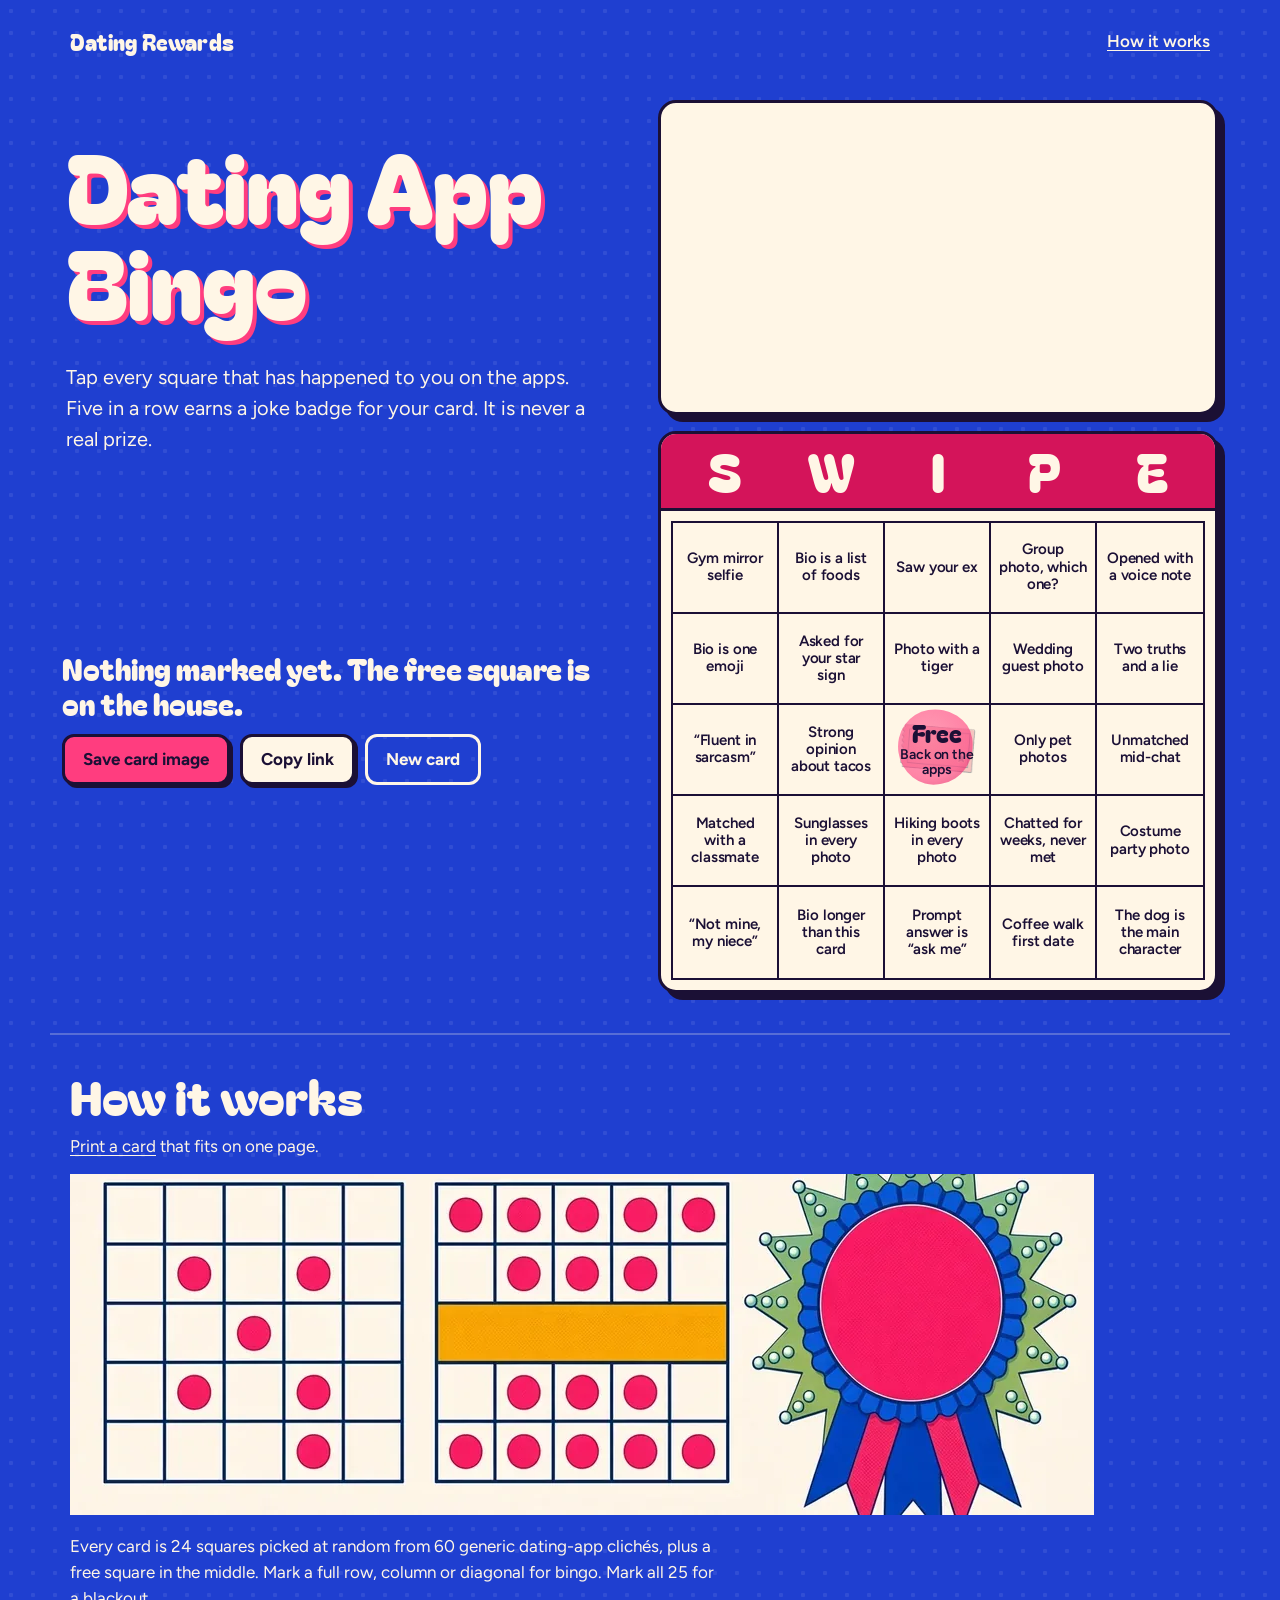
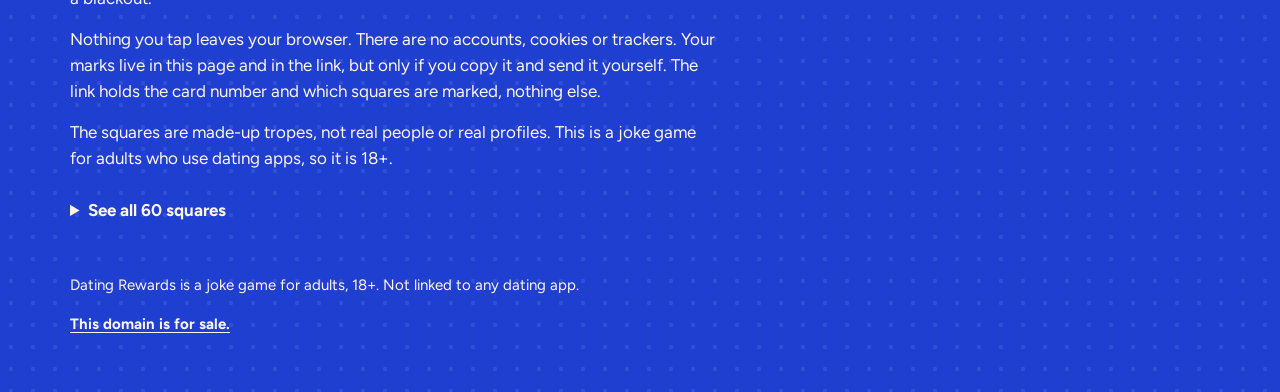
<file: docs/index.html>
<!doctype html>
<html lang="en">
<head>
<meta charset="utf-8">
<meta name="viewport" content="width=device-width, initial-scale=1">
<link rel="canonical" href="https://datingrewards.com/">
<meta property="og:url" content="https://datingrewards.com/">
<title>Dating App Bingo</title>
<meta name="description" content="A fresh bingo card of dating-app clichés. Tap what has happened to you, get five in a row, save the card.">
<meta property="og:title" content="Dating App Bingo">
<meta property="og:description" content="Tap what has happened to you. Five in a row earns a joke badge, not a real prize.">
<meta property="og:image" content="https://datingrewards.com/og.jpg">
<meta property="og:image:width" content="1200">
<meta property="og:image:height" content="630">
<meta property="og:image:alt" content="A five-by-five grid of empty rounded squares in pink, lime and yellow with some daubed, a big star in the centre square and a bingo dauber.">
<meta property="og:type" content="website">
<meta name="theme-color" content="#1f3fd0">
<link rel="preload" href="fonts/bagel.woff2" as="font" type="font/woff2" crossorigin>
<link rel="preload" href="fonts/figtree.woff2" as="font" type="font/woff2" crossorigin>
<link rel="preload" as="image" type="image/webp" href="img/hero-phone-800.webp" imagesrcset="img/hero-phone-640.webp 640w, img/hero-phone-800.webp 800w, img/hero-phone-960.webp 960w, img/hero-phone-1200.webp 1200w" imagesizes="(min-width: 960px) 560px, calc(100vw - 24px)" media="(max-width: 959px)" fetchpriority="high">
<link rel="preload" as="image" type="image/webp" href="img/hero-1280.webp" imagesrcset="img/hero-960.webp 960w, img/hero-1280.webp 1280w, img/hero-1600.webp 1600w" imagesizes="(min-width: 960px) 560px, calc(100vw - 24px)" media="(min-width: 960px)">
<link rel="stylesheet" href="style.css">
<script type="application/ld+json">{"@context":"https://schema.org","@type":"WebApplication","name":"Dating App Bingo","url":"https://datingrewards.com/","description":"A fresh bingo card of dating-app clichés. Tap what has happened to you, get five in a row, save the card.","applicationCategory":"EntertainmentApplication","operatingSystem":"Any","browserRequirements":"Requires JavaScript","isAccessibleForFree":true,"offers":{"@type":"Offer","price":"0","priceCurrency":"USD"}}</script>
<link rel="icon" href="data:image/svg+xml,%3Csvg xmlns='http://www.w3.org/2000/svg' viewBox='0 0 32 32'%3E%3Ccircle cx='16' cy='16' r='14' fill='%23ff3d7f'/%3E%3C/svg%3E">
</head>
<body>
<header class="top">
  <a class="brand" href="./">Dating Rewards</a>
  <a class="toplink" href="#about">How it works</a>
</header>
<main class="play" id="play" data-seed="20261125">
  <div class="intro">
    <h1>Dating App Bingo</h1>
    <p class="lede">Tap every square that has happened to you on the apps. Five in a row earns a joke badge for your card. It is never a real prize.</p>
  </div>
  <div class="stage">
  <picture class="hero">
    <source media="(max-width: 959px)" type="image/webp" srcset="img/hero-phone-640.webp 640w, img/hero-phone-800.webp 800w, img/hero-phone-960.webp 960w, img/hero-phone-1200.webp 1200w" sizes="(min-width: 960px) 560px, (min-width: 600px) calc(100vw - 24px), 115vw" width="1200" height="900">
    <img class="hero-art" src="img/hero-1280.webp" srcset="img/hero-960.webp 960w, img/hero-1280.webp 1280w, img/hero-1600.webp 1600w" sizes="(min-width: 960px) 560px, calc(100vw - 24px)" width="1600" height="900" alt="A retro carnival prize booth whose prizes are dating-app clichés: a fish, a tiger, a summit flag." fetchpriority="high" decoding="async">
  </picture>
  <div class="card" id="card" data-impeccable-ignore="hard-offset-shadow">
    <div class="letters" aria-hidden="true"><span>S</span><span>W</span><span>I</span><span>P</span><span>E</span><img class="tier-badge" id="tier-badge" width="160" height="160" alt="" decoding="async"><p class="stamp" id="stamp">Bingo!</p></div>
    <div class="cells" id="cells" role="group" aria-label="Bingo card, 25 squares">
      <button type="button" class="cell" data-i="0" aria-pressed="false"><span class="tx">Photo with a guitar</span></button>
      <button type="button" class="cell" data-i="1" aria-pressed="false"><span class="tx">“Let’s grab a drink sometime”</span></button>
      <button type="button" class="cell" data-i="2" aria-pressed="false"><span class="tx">The dog is the main character</span></button>
      <button type="button" class="cell" data-i="3" aria-pressed="false"><span class="tx">Prompt answer is “ask me”</span></button>
      <button type="button" class="cell" data-i="4" aria-pressed="false"><span class="tx">“Will steal your fries”</span></button>
      <button type="button" class="cell" data-i="5" aria-pressed="false"><span class="tx">Boat photo, not their boat</span></button>
      <button type="button" class="cell" data-i="6" aria-pressed="false"><span class="tx">Opened with a voice note</span></button>
      <button type="button" class="cell" data-i="7" aria-pressed="false"><span class="tx">Saw a coworker</span></button>
      <button type="button" class="cell" data-i="8" aria-pressed="false"><span class="tx">Mountain summit photo</span></button>
      <button type="button" class="cell" data-i="9" aria-pressed="false"><span class="tx">Matched, never said a word</span></button>
      <button type="button" class="cell" data-i="10" aria-pressed="false"><span class="tx">Blurry photo from 2016</span></button>
      <button type="button" class="cell" data-i="11" aria-pressed="false"><span class="tx">Ghosted after “haha”</span></button>
      <button type="button" class="cell free is-on" data-i="12" aria-pressed="true" disabled><img class="free-ticket" src="img/ticket.webp" width="400" height="400" alt="" decoding="async" loading="lazy"><span class="ft">Free</span><span class="tx">Back on the apps</span></button>
      <button type="button" class="cell" data-i="13" aria-pressed="false"><span class="tx">Two truths and a lie</span></button>
      <button type="button" class="cell" data-i="14" aria-pressed="false"><span class="tx">“Work hard, play hard”</span></button>
      <button type="button" class="cell" data-i="15" aria-pressed="false"><span class="tx">Pineapple pizza debate</span></button>
      <button type="button" class="cell" data-i="16" aria-pressed="false"><span class="tx">Daily “gm” texts, then gone</span></button>
      <button type="button" class="cell" data-i="17" aria-pressed="false"><span class="tx">“Not mine, my niece”</span></button>
      <button type="button" class="cell" data-i="18" aria-pressed="false"><span class="tx">Costume party photo</span></button>
      <button type="button" class="cell" data-i="19" aria-pressed="false"><span class="tx">Opened with a pun</span></button>
      <button type="button" class="cell" data-i="20" aria-pressed="false"><span class="tx">Quotes a sitcom</span></button>
      <button type="button" class="cell" data-i="21" aria-pressed="false"><span class="tx">Saw your ex</span></button>
      <button type="button" class="cell" data-i="22" aria-pressed="false"><span class="tx">A friend wrote the bio</span></button>
      <button type="button" class="cell" data-i="23" aria-pressed="false"><span class="tx">Date got moved twice</span></button>
      <button type="button" class="cell" data-i="24" aria-pressed="false"><span class="tx">Whole chat is “hey”</span></button>
    </div>
  </div>
  </div>
  <div class="side">
    <p class="status" id="status" aria-live="polite">Nothing marked yet. The free square is on the house.</p>
    <div class="reward" id="reward" data-impeccable-ignore="hard-offset-shadow" hidden>
      <p class="r-kicker">Bingo! Joke badge unlocked</p>
      <p class="r-title" id="r-title"></p>
      <p class="r-prize" id="r-prize"></p>
      <p class="r-small">Badges are jokes for your card image. There are no real prizes, payments or giveaways.</p>
    </div>
    <div class="actions">
      <button type="button" class="btn hot" id="save">Save card image</button>
      <button type="button" class="btn" id="copy">Copy link</button>
      <button type="button" class="btn ghost" id="new">New card</button>
    </div>
    <p class="msg" id="msg" aria-live="polite"></p>
    <noscript><p class="msg">Marking squares needs JavaScript. Here is today's card to read.</p></noscript>
  </div>
</main>
<section class="about" id="about" aria-labelledby="about-h">
  <h2 id="about-h">How it works</h2>
  <p class="print-link"><a href="dating-app-bingo-printable/">Print a card</a> that fits on one page.</p>
  <figure class="how-art"><img src="img/how-it-works-512.webp" srcset="img/how-it-works-512.webp 512w, img/how-it-works.webp 1024w" sizes="(min-width: 900px) 1024px, calc(100vw - 40px)" width="1024" height="341" loading="lazy" decoding="async" alt="A five-by-five board with a few marks, the same board with one row lit, and a blank-center rosette."></figure>
  <p>Every card is 24 squares picked at random from 60 generic dating-app clichés, plus a free square in the middle. Mark a full row, column or diagonal for bingo. Mark all 25 for a blackout.</p>
  <p>Nothing you tap leaves your browser. There are no accounts, cookies or trackers. Your marks live in this page and in the link, but only if you copy it and send it yourself. The link holds the card number and which squares are marked, nothing else.</p>
  <p>The squares are made-up tropes, not real people or real profiles. This is a joke game for adults who use dating apps, so it is 18+.</p>
  <details class="all">
    <summary>See all 60 squares</summary>
    <ul><li>Holding a fish</li><li>Photo with a tiger</li><li>Group photo, which one?</li><li>Sunglasses in every photo</li><li>Wants a “partner in crime”</li><li>Bio is one emoji</li><li>Ghosted after “haha”</li><li>Matched, never said a word</li><li>Whole chat is “hey”</li><li>Two truths and a lie</li><li>Mountain summit photo</li><li>“Not mine, my niece”</li><li>Car selfie</li><li>Gym mirror selfie</li><li>“Fluent in sarcasm”</li><li>Wedding guest photo</li><li>Lists their personality type</li><li>“Work hard, play hard”</li><li>The dog is the main character</li><li>Pineapple pizza debate</li><li>“What are you looking for?”</li><li>Asked for your number, fast</li><li>Date got moved twice</li><li>Plane wing photo</li><li>Festival face paint</li><li>Only pet photos</li><li>Blurry photo from 2016</li><li>Asked for your star sign</li><li>Quotes a sitcom</li><li>Prompt answer is “ask me”</li><li>Opened with a voice note</li><li>Unmatched mid-chat</li><li>Same person on another app</li><li>Bio longer than this card</li><li>“Will steal your fries”</li><li>Height in the first line</li><li>Saw a coworker</li><li>Saw your ex</li><li>Ran out of likes</li><li>Paid for a boost. Nothing.</li><li>Coffee walk first date</li><li>Date ran 15 minutes late</li><li>Chatted for weeks, never met</li><li>“Let’s grab a drink sometime”</li><li>Photo with a guitar</li><li>Brunch photo</li><li>A friend wrote the bio</li><li>Hiking boots in every photo</li><li>Strong opinion about tacos</li><li>Matched at 2 AM</li><li>Daily “gm” texts, then gone</li><li>Self-described adventurer</li><li>Costume party photo</li><li>“Let’s skip the small talk”</li><li>Opened with a pun</li><li>Boat photo, not their boat</li><li>Photo of their dinner</li><li>“Good time, not a long time”</li><li>Bio is a list of foods</li><li>Matched with a classmate</li></ul>
  </details>
</section>
<footer class="foot">
  <p>Dating Rewards is a joke game for adults, 18+. Not linked to any dating app.</p>
  <p><a href="https://www.afternic.com/domain/datingrewards.com">This domain is for sale.</a></p>
</footer>
<script type="application/json" id="squares">{"free":"Back on the apps","pool":["Holding a fish","Photo with a tiger","Group photo, which one?","Sunglasses in every photo","Wants a “partner in crime”","Bio is one emoji","Ghosted after “haha”","Matched, never said a word","Whole chat is “hey”","Two truths and a lie","Mountain summit photo","“Not mine, my niece”","Car selfie","Gym mirror selfie","“Fluent in sarcasm”","Wedding guest photo","Lists their personality type","“Work hard, play hard”","The dog is the main character","Pineapple pizza debate","“What are you looking for?”","Asked for your number, fast","Date got moved twice","Plane wing photo","Festival face paint","Only pet photos","Blurry photo from 2016","Asked for your star sign","Quotes a sitcom","Prompt answer is “ask me”","Opened with a voice note","Unmatched mid-chat","Same person on another app","Bio longer than this card","“Will steal your fries”","Height in the first line","Saw a coworker","Saw your ex","Ran out of likes","Paid for a boost. Nothing.","Coffee walk first date","Date ran 15 minutes late","Chatted for weeks, never met","“Let’s grab a drink sometime”","Photo with a guitar","Brunch photo","A friend wrote the bio","Hiking boots in every photo","Strong opinion about tacos","Matched at 2 AM","Daily “gm” texts, then gone","Self-described adventurer","Costume party photo","“Let’s skip the small talk”","Opened with a pun","Boat photo, not their boat","Photo of their dinner","“Good time, not a long time”","Bio is a list of foods","Matched with a classmate"],"rewards":[{"lines":1,"title":"Bronze Swiper","prize":"Suggested treat: one evening with the app deleted."},{"lines":2,"title":"Silver Swiper","prize":"Suggested treat: a friend listens to the whole story, phones away."},{"lines":3,"title":"Gold Swiper","prize":"Bragging rights at brunch: “I’ve seen it all.”"},{"lines":12,"title":"Blackout","prize":"Honorary title in the Seen It All Club. It is only a title."}]}</script>
<script type="module" src="app.js"></script>
</body>
</html>
</file>
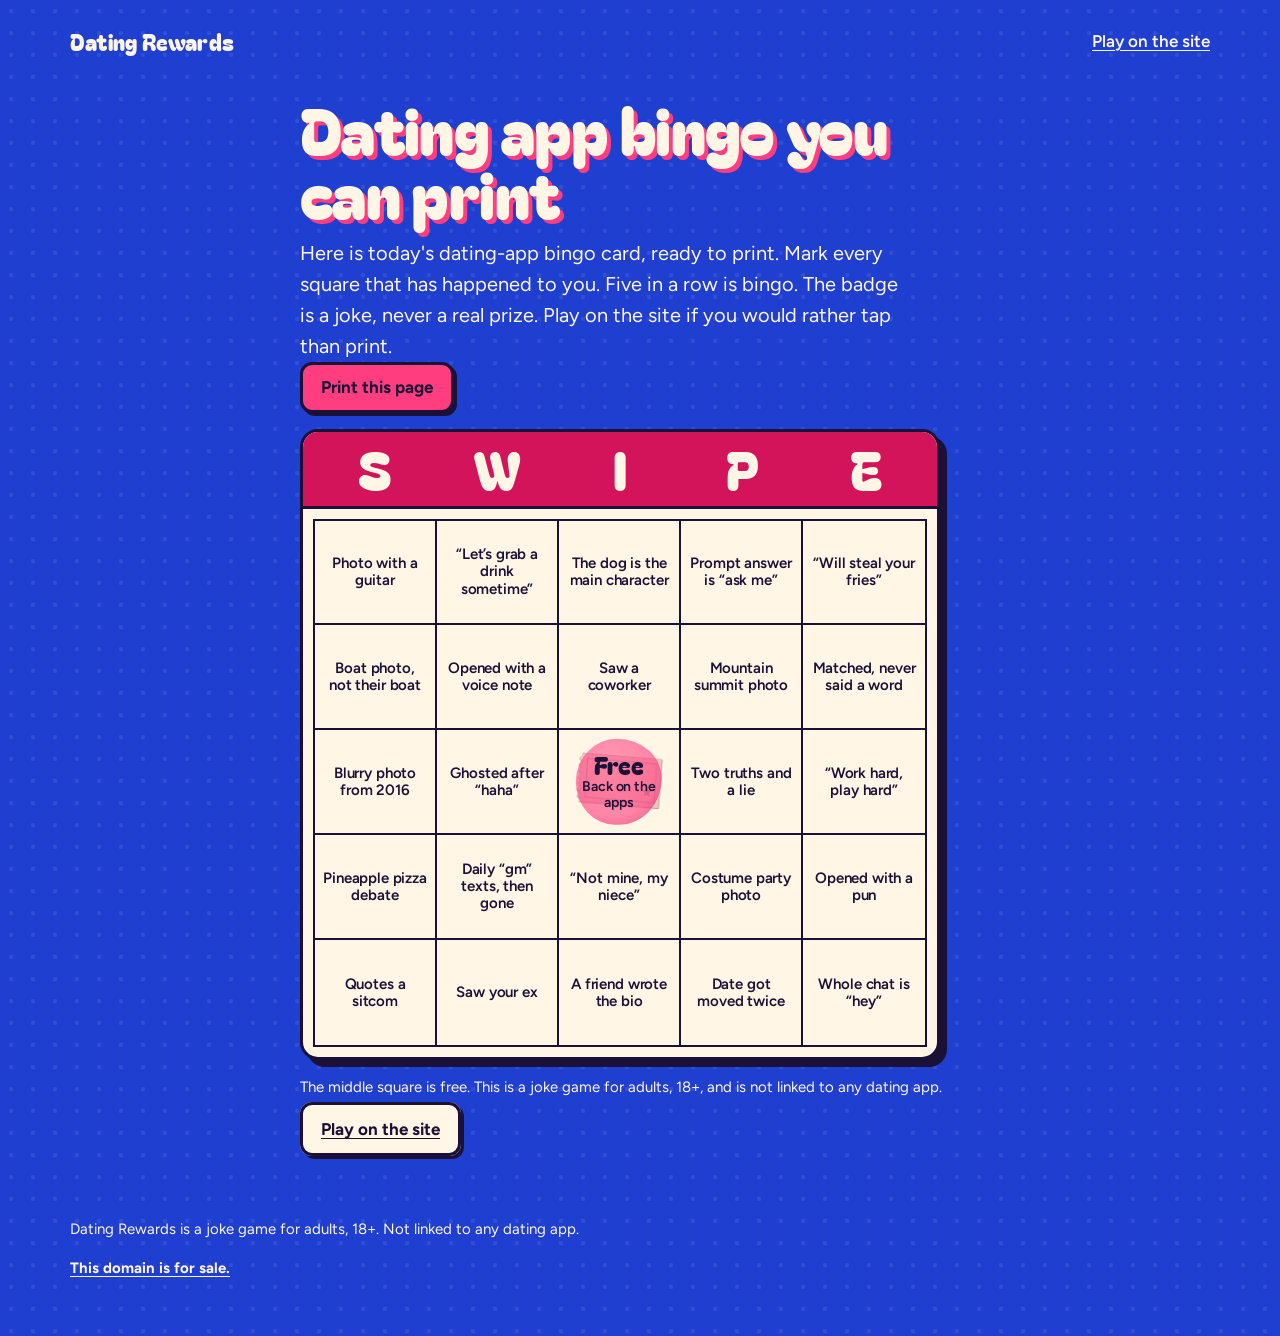
<file: docs/dating-app-bingo-printable/index.html>
<!doctype html>
<html lang="en">
<head>
<meta charset="utf-8">
<meta name="viewport" content="width=device-width, initial-scale=1">
<link rel="canonical" href="https://datingrewards.com/dating-app-bingo-printable/">
<meta property="og:url" content="https://datingrewards.com/dating-app-bingo-printable/">
<title>Dating app bingo you can print | Dating Rewards</title>
<meta name="description" content="A one-page printable dating-app bingo card. Mark five in a row. The badge is a joke, never a real prize.">
<meta property="og:title" content="Dating app bingo you can print">
<meta property="og:description" content="A one-page card of dating-app clichés. Mark what has happened to you.">
<meta property="og:image" content="https://datingrewards.com/og.jpg">
<meta property="og:image:width" content="1200">
<meta property="og:image:height" content="630">
<meta property="og:type" content="website">
<link rel="stylesheet" href="../style.css">
<link rel="icon" href="data:image/svg+xml,%3Csvg xmlns='http://www.w3.org/2000/svg' viewBox='0 0 32 32'%3E%3Ccircle cx='16' cy='16' r='14' fill='%23ff3d7f'/%3E%3C/svg%3E">
<script type="application/ld+json">{"@context":"https://schema.org","@type":"WebPage","name":"Dating app bingo you can print","url":"https://datingrewards.com/dating-app-bingo-printable/","description":"Here is today's dating-app bingo card, ready to print. Mark every square that has happened to you. Five in a row is bingo. The badge is a joke, never a real prize. Play on the site if you would rather tap than print.","isPartOf":{"@type":"WebSite","name":"Dating Rewards","url":"https://datingrewards.com/"}}</script>
</head>
<body class="print-page">
<header class="top no-print">
  <a class="brand" href="../">Dating Rewards</a>
  <a class="toplink" href="../">Play on the site</a>
</header>
<main class="print-main">
  <h1>Dating app bingo you can print</h1>
  <p class="lede" id="pr-answer">Here is today's dating-app bingo card, ready to print. Mark every square that has happened to you. Five in a row is bingo. The badge is a joke, never a real prize. Play on the site if you would rather tap than print.</p>
  <p class="no-print print-actions"><button type="button" class="btn hot" id="do-print">Print this page</button></p>
  <div class="card print-card" id="card">
    <div class="letters" aria-hidden="true"><span>S</span><span>W</span><span>I</span><span>P</span><span>E</span></div>
    <div class="cells" id="cells" aria-label="Bingo card, 25 squares">
      <div class="cell" data-i="0"><span class="tx">Photo with a guitar</span></div>
      <div class="cell" data-i="1"><span class="tx">“Let’s grab a drink sometime”</span></div>
      <div class="cell" data-i="2"><span class="tx">The dog is the main character</span></div>
      <div class="cell" data-i="3"><span class="tx">Prompt answer is “ask me”</span></div>
      <div class="cell" data-i="4"><span class="tx">“Will steal your fries”</span></div>
      <div class="cell" data-i="5"><span class="tx">Boat photo, not their boat</span></div>
      <div class="cell" data-i="6"><span class="tx">Opened with a voice note</span></div>
      <div class="cell" data-i="7"><span class="tx">Saw a coworker</span></div>
      <div class="cell" data-i="8"><span class="tx">Mountain summit photo</span></div>
      <div class="cell" data-i="9"><span class="tx">Matched, never said a word</span></div>
      <div class="cell" data-i="10"><span class="tx">Blurry photo from 2016</span></div>
      <div class="cell" data-i="11"><span class="tx">Ghosted after “haha”</span></div>
      <div class="cell free is-on" data-i="12"><img class="free-ticket" src="../img/ticket.webp" width="400" height="400" alt="" decoding="async"><span class="ft">Free</span><span class="tx">Back on the apps</span></div>
      <div class="cell" data-i="13"><span class="tx">Two truths and a lie</span></div>
      <div class="cell" data-i="14"><span class="tx">“Work hard, play hard”</span></div>
      <div class="cell" data-i="15"><span class="tx">Pineapple pizza debate</span></div>
      <div class="cell" data-i="16"><span class="tx">Daily “gm” texts, then gone</span></div>
      <div class="cell" data-i="17"><span class="tx">“Not mine, my niece”</span></div>
      <div class="cell" data-i="18"><span class="tx">Costume party photo</span></div>
      <div class="cell" data-i="19"><span class="tx">Opened with a pun</span></div>
      <div class="cell" data-i="20"><span class="tx">Quotes a sitcom</span></div>
      <div class="cell" data-i="21"><span class="tx">Saw your ex</span></div>
      <div class="cell" data-i="22"><span class="tx">A friend wrote the bio</span></div>
      <div class="cell" data-i="23"><span class="tx">Date got moved twice</span></div>
      <div class="cell" data-i="24"><span class="tx">Whole chat is “hey”</span></div>
    </div>
  </div>
  <p class="print-note">The middle square is free. This is a joke game for adults, 18+, and is not linked to any dating app.</p>
  <p class="no-print"><a class="btn" href="../">Play on the site</a></p>
</main>
<footer class="foot no-print">
  <p>Dating Rewards is a joke game for adults, 18+. Not linked to any dating app.</p>
  <p><a href="https://www.afternic.com/domain/datingrewards.com">This domain is for sale.</a></p>
</footer>
<script>
document.getElementById('do-print')?.addEventListener('click', () => window.print());
</script>
</body>
</html>
</file>
<file: docs/style.css>
@font-face { font-family: "Bagel Fat One"; src: url(fonts/bagel.woff2) format("woff2"); font-display: swap; }
@font-face { font-family: Figtree; src: url(fonts/figtree.woff2) format("woff2"); font-weight: 300 900; font-display: swap; }
:root {
  --blue: #1f3fd0; --blue-d: #1631a8; --paper: #fff6e6; --ink: #1b1035; --ink2: #4a3d5c;
  --pink: #ff3d7f; --pink-ink: #a00c40; --band: #d4145a; --yellow: #ffd23f; --mint: #18c29c;
  --display: "Bagel Fat One", "Arial Black", system-ui, sans-serif;
  --sans: Figtree, "Segoe UI", system-ui, sans-serif;
}
* { box-sizing: border-box; }
html { -webkit-text-size-adjust: 100%; }
body {
  margin: 0; font: 400 17px/1.55 var(--sans); color: var(--paper); background-color: var(--blue);
  background-image: radial-gradient(rgba(255,255,255,.08) 2px, transparent 2.5px); background-size: 22px 22px;
}
a { color: inherit; text-underline-offset: 3px; }
p, li { text-wrap: pretty; }
a:focus-visible, button:focus-visible, summary:focus-visible { outline: 3px solid var(--yellow); outline-offset: 3px; }

.top { display: flex; justify-content: space-between; align-items: center; max-width: 1180px; margin: 0 auto; padding: 16px 20px; }
.brand { font: 400 22px/1 var(--display); text-decoration: none; letter-spacing: .01em; padding: 10px 0; }
.toplink { font-weight: 600; padding: 12px 0; }

.play { max-width: 1180px; margin: 0 auto; padding: 0 12px 40px; display: grid; gap: 20px; }
.intro { padding: 0 4px; }
.stage { display: grid; gap: 16px; min-width: 0; }
.hero { display: block; line-height: 0; }
.hero-art {
  display: block; width: 100%; height: auto; aspect-ratio: 4 / 3; object-fit: contain;
  border: 3px solid var(--ink); border-radius: 18px; box-shadow: 7px 7px 0 var(--ink); background: var(--paper);
}
h1 { font: 400 clamp(44px, 12.5vw, 112px)/.92 var(--display); margin: 6px 0 26px; color: var(--paper); text-shadow: 4px 4px 0 var(--pink); letter-spacing: -.01em; }
.lede { margin: 0; font-size: 18px; max-width: 30em; }

.card { position: relative; background: var(--paper); color: var(--ink); border: 3px solid var(--ink); border-radius: 18px; box-shadow: 7px 7px 0 var(--ink); overflow: hidden; }
.letters { position: relative; z-index: 2; display: grid; grid-template-columns: repeat(5, 1fr); background: var(--band); border-bottom: 3px solid var(--ink); padding: 8px 10px; }
.tier-badge {
  position: absolute; left: 4px; top: 50%; transform: translateY(-50%);
  height: 88%; width: auto; aspect-ratio: 1 / 1; max-height: 68px; object-fit: contain;
  z-index: 4; pointer-events: none; visibility: hidden;
}
.card.has-bingo .tier-badge { visibility: visible; }
.card.has-bingo .stamp { padding-left: 80px; }
.letters span { text-align: center; font: 400 clamp(26px, 8vw, 52px)/1.1 var(--display); color: var(--paper); }
.cells { display: grid; grid-template-columns: repeat(5, minmax(0, 1fr)); margin: clamp(7px, 2.4vw, 10px); border: 2px solid var(--ink); }
.cell {
  position: relative; isolation: isolate; aspect-ratio: 1 / 1.08; min-height: 64px; min-width: 0; padding: 3px 2px; margin: 0;
  display: flex; flex-direction: column; align-items: center; justify-content: center; gap: 2px;
  font: 600 clamp(12px, 3.1vw, 16px)/1.14 var(--sans); letter-spacing: -.01em; color: var(--ink); text-align: center;
  background: transparent; border: 0; border-right: 2px solid var(--ink); border-bottom: 2px solid var(--ink); cursor: pointer;
  -webkit-tap-highlight-color: transparent; transition: background-color .2s;
}
.cell:nth-child(5n) { border-right: 0; }
.cell:nth-last-child(-n + 5) { border-bottom: 0; }
.cell .tx { position: relative; z-index: 2; }
.cell::before {
  content: ""; position: absolute; z-index: 1; left: 50%; top: 50%; width: 82%; aspect-ratio: 1; border-radius: 50%;
  background: radial-gradient(circle at 42% 38%, rgba(255,61,127,.48), rgba(255,61,127,.62) 62%, rgba(214,24,92,.7));
  transform: translate(calc(-50% + var(--dx, 0%)), calc(-50% + var(--dy, 0%))) rotate(var(--rot, 0deg)) scale(0);
  transition: transform .28s cubic-bezier(.2, .9, .25, 1);
  border-radius: 48% 52% 50% 46% / 50% 46% 54% 50%;
}
.cell.is-on::before { transform: translate(calc(-50% + var(--dx, 0%)), calc(-50% + var(--dy, 0%))) rotate(var(--rot, 0deg)) scale(1); }
.cell:hover:not(:disabled) { background-color: #ffeccc; }
.cell.is-win { background-color: var(--yellow); }
.cell.is-win:hover { background-color: var(--yellow); }
.cell.free { cursor: default; }
.free-ticket {
  position: absolute; inset: 4%; width: 92%; height: 92%; object-fit: contain;
  z-index: 0; opacity: 0.42; mix-blend-mode: multiply; pointer-events: none;
}
.free .ft { position: relative; z-index: 2; font: 400 clamp(15px, 4.4vw, 24px)/1 var(--display); color: var(--ink); }
.free .tx { font-size: clamp(12px, 3vw, 14px); line-height: 1.1; }

.stamp { position: absolute; inset: 0; z-index: 3; margin: 0; display: grid; place-items: center; font: 400 clamp(22px, 6.4vw, 44px)/1 var(--display); letter-spacing: .04em; color: var(--ink); background: var(--yellow); visibility: hidden; clip-path: inset(0 100% 0 0); transition: clip-path .35s cubic-bezier(.2, .9, .25, 1), visibility 0s .35s; pointer-events: none; padding: 0 10px; text-align: center; }
.card.has-bingo .stamp { visibility: visible; clip-path: inset(0 0 0 0); transition: clip-path .35s cubic-bezier(.2, .9, .25, 1); }
.card.has-bingo .letters span { visibility: hidden; }
.side { display: grid; gap: 14px; align-content: start; }
.status { margin: 0; font: 400 clamp(22px, 5.6vw, 30px)/1.15 var(--display); }
.reward { background: var(--yellow); color: var(--ink); border: 3px solid var(--ink); border-radius: 14px; box-shadow: 5px 5px 0 var(--ink); padding: 16px 18px; transform-origin: 20% 50%; animation: pop .45s cubic-bezier(.2, .9, .25, 1); }
.reward p { margin: 0; }
.r-kicker { font-weight: 700; font-size: 15px; color: var(--pink-ink); }
.r-title { font: 400 30px/1.1 var(--display); margin: 2px 0 6px !important; }
.r-prize { font-size: 18px; font-weight: 600; }
.r-small { font-size: 14px; color: var(--ink2); margin-top: 8px !important; }
@keyframes pop { from { transform: scale(.6) rotate(-4deg); opacity: 0; } to { transform: none; opacity: 1; } }
.actions { display: flex; flex-wrap: wrap; gap: 10px; }
.btn { font: 700 17px/1 var(--sans); padding: 14px 18px; min-height: 48px; border-radius: 12px; border: 3px solid var(--ink); background: var(--paper); color: var(--ink); cursor: pointer; box-shadow: 3px 3px 0 var(--ink); transition: transform .12s, box-shadow .12s; }
.btn:active { transform: translate(3px, 3px); box-shadow: none; }
.btn.hot { background: var(--pink); color: var(--ink); }
.btn.ghost { background: transparent; color: var(--paper); border-color: var(--paper); box-shadow: none; }
.msg { margin: 0; min-height: 1.5em; font-size: 16px; }

.about { max-width: 1180px; margin: 0 auto; padding: 36px 20px 20px; border-top: 2px solid rgba(255,246,230,.25); }
.about h2 { font: 400 clamp(32px, 7vw, 48px)/1 var(--display); margin: 0 0 14px; }
.how-art { margin: 0 0 18px; max-width: 1024px; }
.how-art img { display: block; width: 100%; height: auto; aspect-ratio: 1024 / 341; }
.about p { max-width: 38em; margin: 0 0 14px; }
.all summary { cursor: pointer; font-weight: 700; padding: 12px 0; }
.all ul { columns: 2 220px; margin: 6px 0 0; padding-left: 20px; }
.all li { break-inside: avoid; margin-bottom: 6px; }
.foot { max-width: 1180px; margin: 0 auto; padding: 18px 20px 40px; font-size: 15px; }
.foot p { margin: 0 0 8px; }
.foot a { display: inline-block; padding: 8px 0; font-weight: 700; }
.confetti { position: fixed; inset: 0; pointer-events: none; z-index: 10; }

/* phone: the prize booth runs edge to edge and 340px tall so it fills 0.40 of the 390x844 first screen */
@media (max-width: 599px) {
  .top { padding-top: 8px; padding-bottom: 4px; }
  .play { gap: 14px; }
  .hero { margin: 0 -12px; }
  .hero-art { height: 340px; aspect-ratio: auto; object-fit: cover; object-position: 0 50%; border-width: 3px 0; border-radius: 0; box-shadow: none; }
}
@media (min-width: 960px) {
  .play { grid-template-columns: minmax(0, 1fr) minmax(540px, 620px); grid-template-areas: "intro stage" "side stage"; column-gap: 56px; row-gap: 26px; padding-top: 18px; align-items: start; }
  .intro { grid-area: intro; padding-top: 30px; }
  .stage { grid-area: stage; }
  .hero-art { aspect-ratio: 16 / 9; }
  .side { grid-area: side; }
  .tier-badge { max-height: 86px; }
  .card.has-bingo .stamp { padding-left: 100px; }
  .lede { font-size: 20px; }
  .play { grid-template-columns: minmax(0, 1fr) minmax(500px, 560px); }
  .cell { font-size: 15px; padding: 8px; aspect-ratio: 1 / .86; }
  .cell::before { width: auto; height: 84%; }
  h1 { font-size: clamp(64px, 7.6vw, 96px); line-height: 1; margin-bottom: 34px; }
}
@media (prefers-reduced-motion: reduce) {
  *, *::before, *::after { animation: none !important; transition: none !important; }
}

/* Printable card page (Compass SEO, 11/25) */
.print-page { max-width: none; }
.print-main { max-width: 720px; margin: 0 auto; padding: 8px 20px 40px; }
.print-main h1 { font-size: clamp(36px, 9vw, 64px); margin-bottom: 14px; }
.print-actions { margin: 0 0 16px; }
.print-card { max-width: 640px; }
.print-note { margin: 16px 0; font-size: 15px; }
@media print {
  @page { size: letter; margin: 0.45in; }
  html, body { background: #fff !important; color: #111; }
  .no-print { display: none !important; }
  .print-main { padding: 0; max-width: none; }
  .print-main h1 { font-size: 28px; margin: 0 0 8px; text-shadow: none; color: #111; }
  .print-main .lede { font-size: 13px; margin: 0 0 10px; }
  .print-note { font-size: 12px; margin: 8px 0 0; }
  .print-card { box-shadow: none; max-width: 7.4in; margin: 0 auto; break-inside: avoid; }
  .print-card .letters span { font-size: 28px; }
  .print-card .cell { padding: 6px 4px; font-size: 12px; aspect-ratio: 1 / 0.72; }
}
</file>
